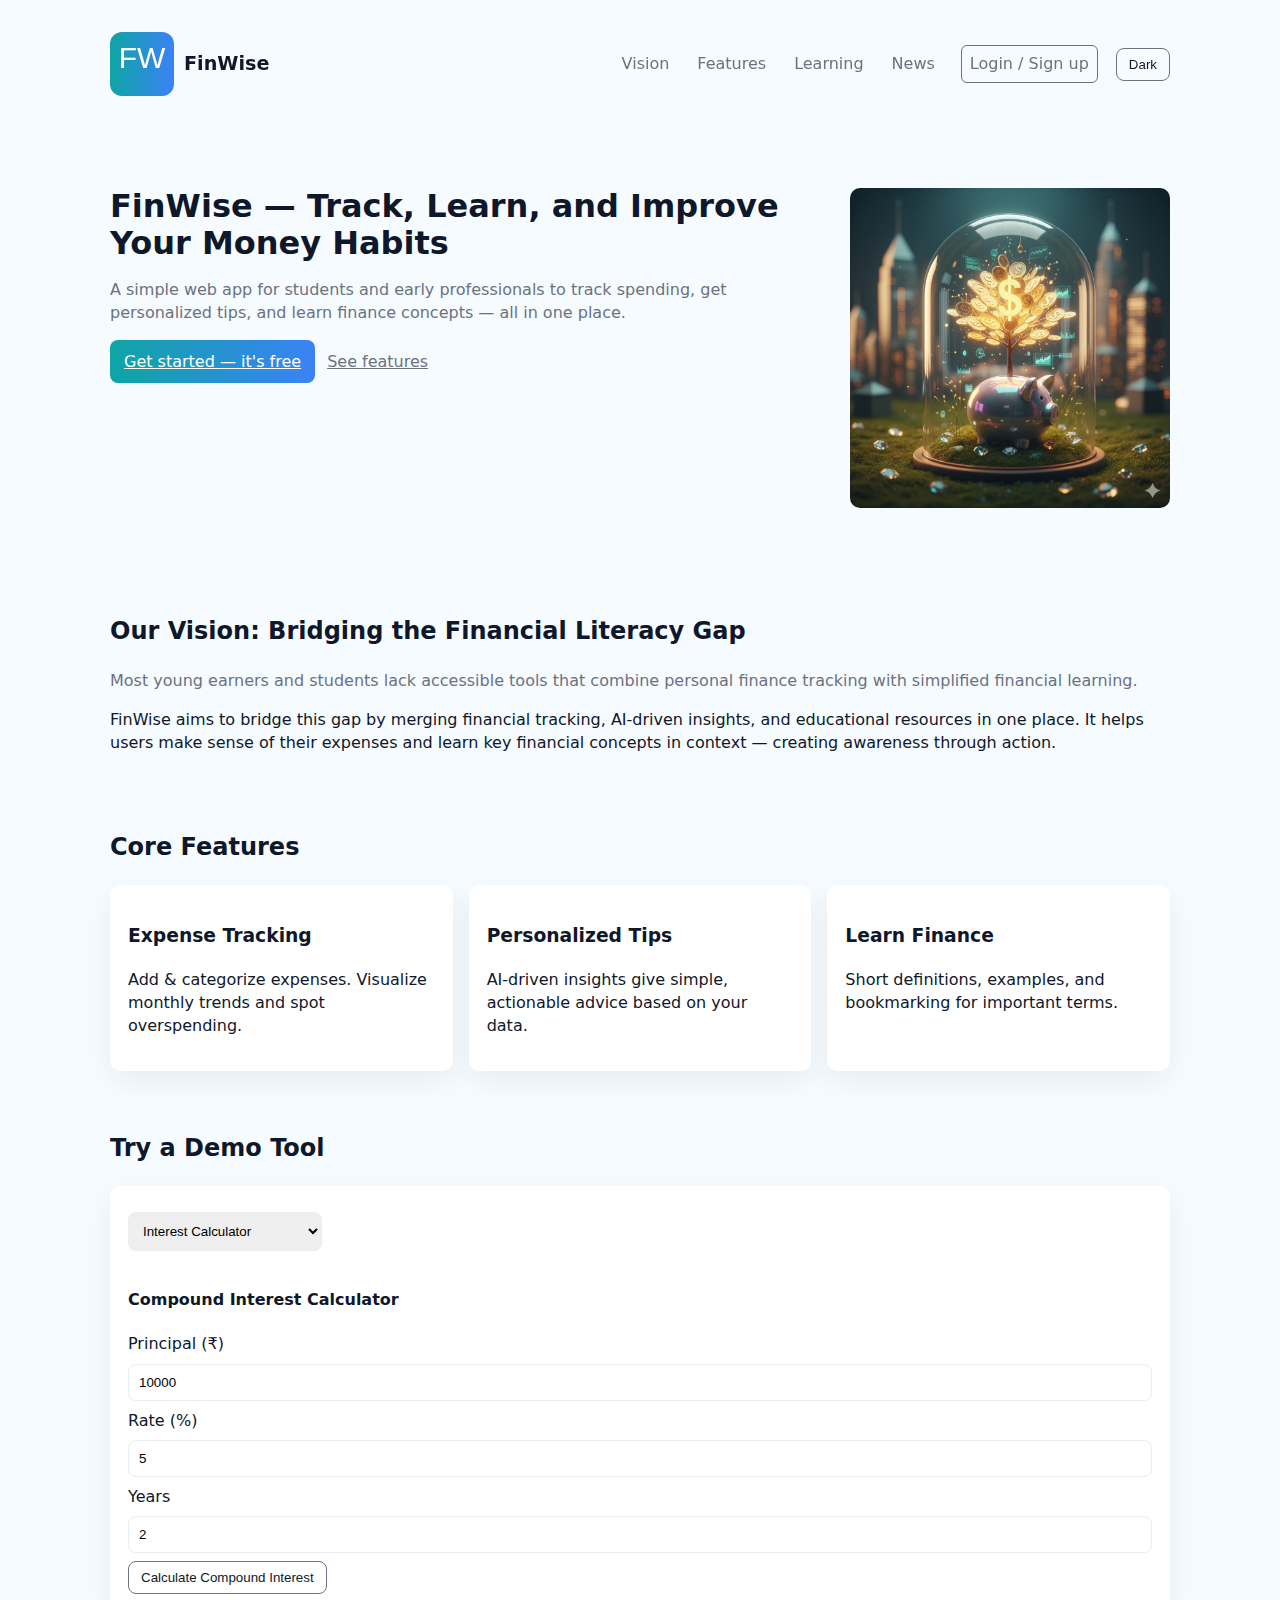
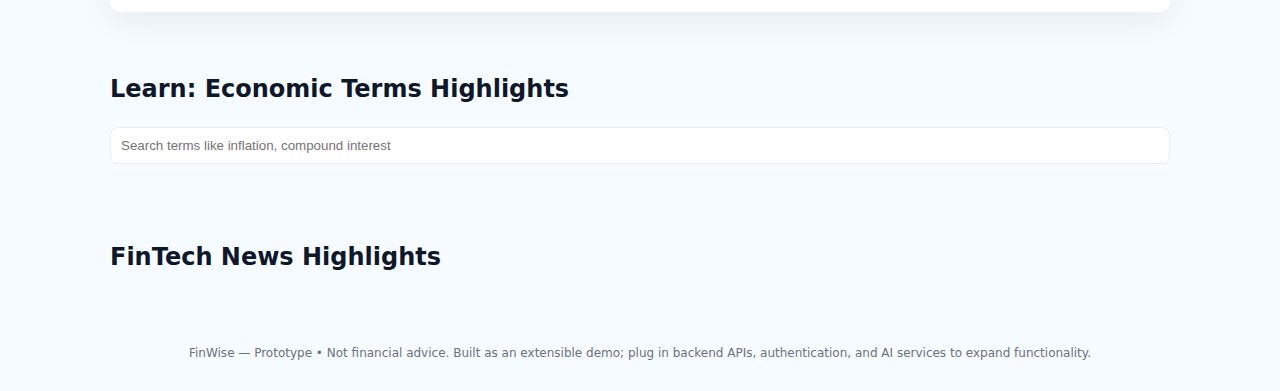
<file: index.html>
<!doctype html>
<html lang="en">
	<head>
		<meta charset="utf-8" />
		<meta name="viewport" content="width=device-width,initial-scale=1" />
		<title>FinWise — Track Your Finances & Learn</title>
		<link rel="stylesheet" href="styles/style.css" />
	</head>
	<body>
		<header class="topbar">
			<div class="container topbar-inner">
				<div class="logo">
					<img src="assets/logo.svg" alt="FinWise logo" />
					<span class="brand">FinWise</span>
				</div>
				<nav class="nav">
					<div class="nav-items">
						<a href="#vision">Vision</a>
						<a href="#features">Features</a>
						<a href="#learning">Learning</a>
						<a href="#news">News</a>
						<a href="login.html" id="loginBtn" class="btn">Login / Sign up</a>
						<button id="themeToggle" class="btn theme-toggle"></button>
					</div>
				</nav>
			</div>
		</header>

		<main>
			<section class="hero">
				<div class="container hero-inner">
					<div class="hero-text">
						<h1>FinWise — Track, Learn, and Improve Your Money Habits</h1>
						<p class="lead">A simple web app for students and early professionals to track spending, get personalized tips, and learn finance concepts — all in one place.</p>
						<div class="cta">
							<a href="login.html" id="getStarted" class="btn primary">Get started — it's free</a>
							<a class="muted" href="#features">See features</a>
						</div>
					</div>
					<div class="hero-demo" id="demo">
						<img src="assets/hero-img.png" alt="FinWise App Demo Screenshot" style="width:100%; height:auto; border-radius:var(--radius); box-shadow:var(--shadow);" />
					</div>
				</div>
			</section>
			
			<section id="vision" class="container features">
				<h2>Our Vision: Bridging the Financial Literacy Gap</h2>
				<p class="lead">Most young earners and students lack accessible tools that combine personal finance tracking with simplified financial learning.</p>
				<p>FinWise aims to bridge this gap by merging financial tracking, AI-driven insights, and educational resources in one place. It helps users make sense of their expenses and learn key financial concepts in context — creating awareness through action.</p>
			</section>

			<section id="features" class="container features">
				<h2>Core Features</h2>
				<div class="cards">
					<div class="card">
						<h3>Expense Tracking</h3>
						<p>Add & categorize expenses. Visualize monthly trends and spot overspending.</p>
					</div>
					<div class="card">
						<h3>Personalized Tips</h3>
						<p>AI-driven insights give simple, actionable advice based on your data.</p>
					</div>
					<div class="card">
						<h3>Learn Finance</h3>
						<p>Short definitions, examples, and bookmarking for important terms.</p>
					</div>
				</div>
			</section>

			<section id="tools" class="container tools">
				<h2>Try a Demo Tool</h2>
				<div class="card tool" style="width:100%">
					<select id="toolSelector" class="input" style="width:auto;margin-bottom:16px">
						<option value="interest-calc">Interest Calculator</option>
						<option value="currency-conv">Currency Converter</option>
						<option value="investment-rates">Investment Rates (Demo)</option>
					</select>
					
					<div id="interest-calc-tool" class="tool-content">
						<h4>Compound Interest Calculator</h4>
						<label>Principal (₹)<input class="input" id="principal" type="number" value="10000" /></label>
						<label>Rate (%)<input class="input" id="rate" type="number" value="5" step="0.1" /></label>
						<label>Years<input class="input" id="years" type="number" value="2" /></label>
						<button id="calcBtn" class="btn">Calculate Compound Interest</button>
						<div id="interestResult" class="muted small"></div>
					</div>

					<div id="currency-conv-tool" class="tool-content" style="display:none;">
						<h4>Currency Converter</h4>
						<div style="display:flex;gap:8px;flex-wrap:wrap;align-items:center">
							<input class="input" id="convAmount" type="number" value="1000" />
							<select id="convFrom" class="input"><option>INR</option><option>USD</option><option>EUR</option></select>
							<select id="convTo" class="input"><option>USD</option><option>INR</option><option>EUR</option></select>
							<button id="convBtn" class="btn">Convert</button>
						</div>
						<div id="convResult" class="muted small" style="margin-top:8px">Rates are demo-only.</div>
					</div>

					<div id="investment-rates-tool" class="tool-content" style="display:none;">
						<h4>Investment Rates Demo (Gold, Crypto, etc.)</h4>
						<p>This section is a placeholder demonstrating where live investment data would appear.</p>
						<ul class="list">
							<li>Gold (per gram): <strong>₹ 6,000</strong> (Demo Rate)</li>
							<li>Bitcoin (BTC): <strong>₹ 5,000,000</strong> (Demo Rate)</li>
							<li>Avg. Mutual Fund Growth (1 Year): <strong>+12%</strong> (Demo Rate)</li>
						</ul>
					</div>

				</div>
			</section>

			<section id="learning" class="container learning">
				<h2>Learn: Economic Terms Highlights</h2>
			<input class="input" id="termSearch" placeholder="Search terms like inflation, compound interest" />
				<ul id="termsList" class="terms"></ul>
			</section>

			<section id="news" class="container news">
				<h2>FinTech News Highlights</h2>
				<div id="newsList" class="cards"></div>
			</section>
		</main>

			<footer class="container footer">
				<small>FinWise — Prototype • Not financial advice. Built as an extensible demo; plug in backend APIs, authentication, and AI services to expand functionality.</small>
			</footer>

		<script src="scripts/app.js"></script>
		<script src="scripts/nav.js"></script>
	</body>
</html>
</file>
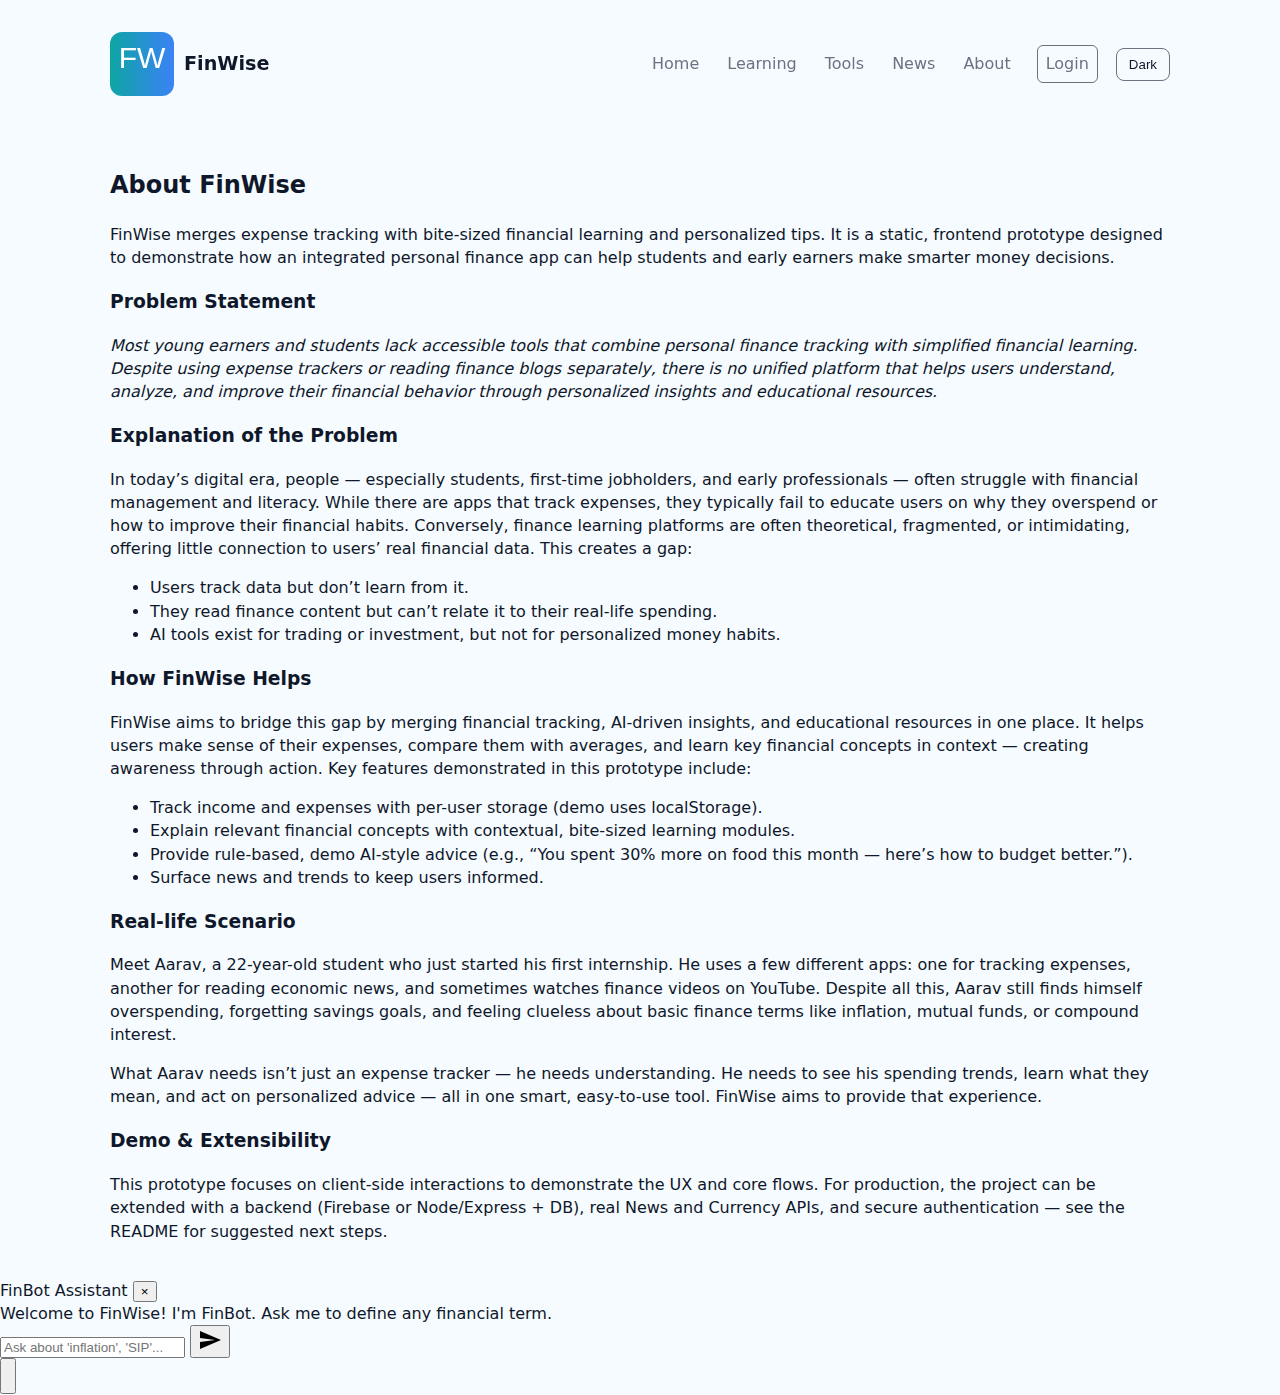
<file: about.html>
<!doctype html>
<html lang="en">
  <head>
    <meta charset="utf-8" />
    <meta name="viewport" content="width=device-width,initial-scale=1" />
    <title>FinWise — About</title>
    <link rel="stylesheet" href="styles/style.css" />
  </head>
  <body>
    <div id="toast-notification" class="toast"></div>
    <div id="nav-placeholder"></div>
    <main class="container">
      <h2>About FinWise</h2>
      <p>FinWise merges expense tracking with bite-sized financial learning and personalized tips. It is a static, frontend prototype designed to demonstrate how an integrated personal finance app can help students and early earners make smarter money decisions.</p>

      <h3>Problem Statement</h3>
      <p><em>Most young earners and students lack accessible tools that combine personal finance tracking with simplified financial learning. Despite using expense trackers or reading finance blogs separately, there is no unified platform that helps users understand, analyze, and improve their financial behavior through personalized insights and educational resources.</em></p>

      <h3>Explanation of the Problem</h3>
      <p>In today’s digital era, people — especially students, first-time jobholders, and early professionals — often struggle with financial management and literacy. While there are apps that track expenses, they typically fail to educate users on why they overspend or how to improve their financial habits. Conversely, finance learning platforms are often theoretical, fragmented, or intimidating, offering little connection to users’ real financial data. This creates a gap:</p>
      <ul>
        <li>Users track data but don’t learn from it.</li>
        <li>They read finance content but can’t relate it to their real-life spending.</li>
        <li>AI tools exist for trading or investment, but not for personalized money habits.</li>
      </ul>

      <h3>How FinWise Helps</h3>
      <p>FinWise aims to bridge this gap by merging financial tracking, AI-driven insights, and educational resources in one place. It helps users make sense of their expenses, compare them with averages, and learn key financial concepts in context — creating awareness through action. Key features demonstrated in this prototype include:</p>
      <ul>
        <li>Track income and expenses with per-user storage (demo uses localStorage).</li>
        <li>Explain relevant financial concepts with contextual, bite-sized learning modules.</li>
        <li>Provide rule-based, demo AI-style advice (e.g., “You spent 30% more on food this month — here’s how to budget better.”).</li>
        <li>Surface news and trends to keep users informed.</li>
      </ul>

      <h3>Real-life Scenario</h3>
      <p>Meet Aarav, a 22-year-old student who just started his first internship. He uses a few different apps: one for tracking expenses, another for reading economic news, and sometimes watches finance videos on YouTube. Despite all this, Aarav still finds himself overspending, forgetting savings goals, and feeling clueless about basic finance terms like inflation, mutual funds, or compound interest.</p>
      <p>What Aarav needs isn’t just an expense tracker — he needs understanding. He needs to see his spending trends, learn what they mean, and act on personalized advice — all in one smart, easy-to-use tool. FinWise aims to provide that experience.</p>

      <h3>Demo & Extensibility</h3>
      <p>This prototype focuses on client-side interactions to demonstrate the UX and core flows. For production, the project can be extended with a backend (Firebase or Node/Express + DB), real News and Currency APIs, and secure authentication — see the README for suggested next steps.</p>
    </main>
  <script src="scripts/nav.js"></script>
  <script src="scripts/chatbot.js" defer></script>
  </body>
</html>
</file>
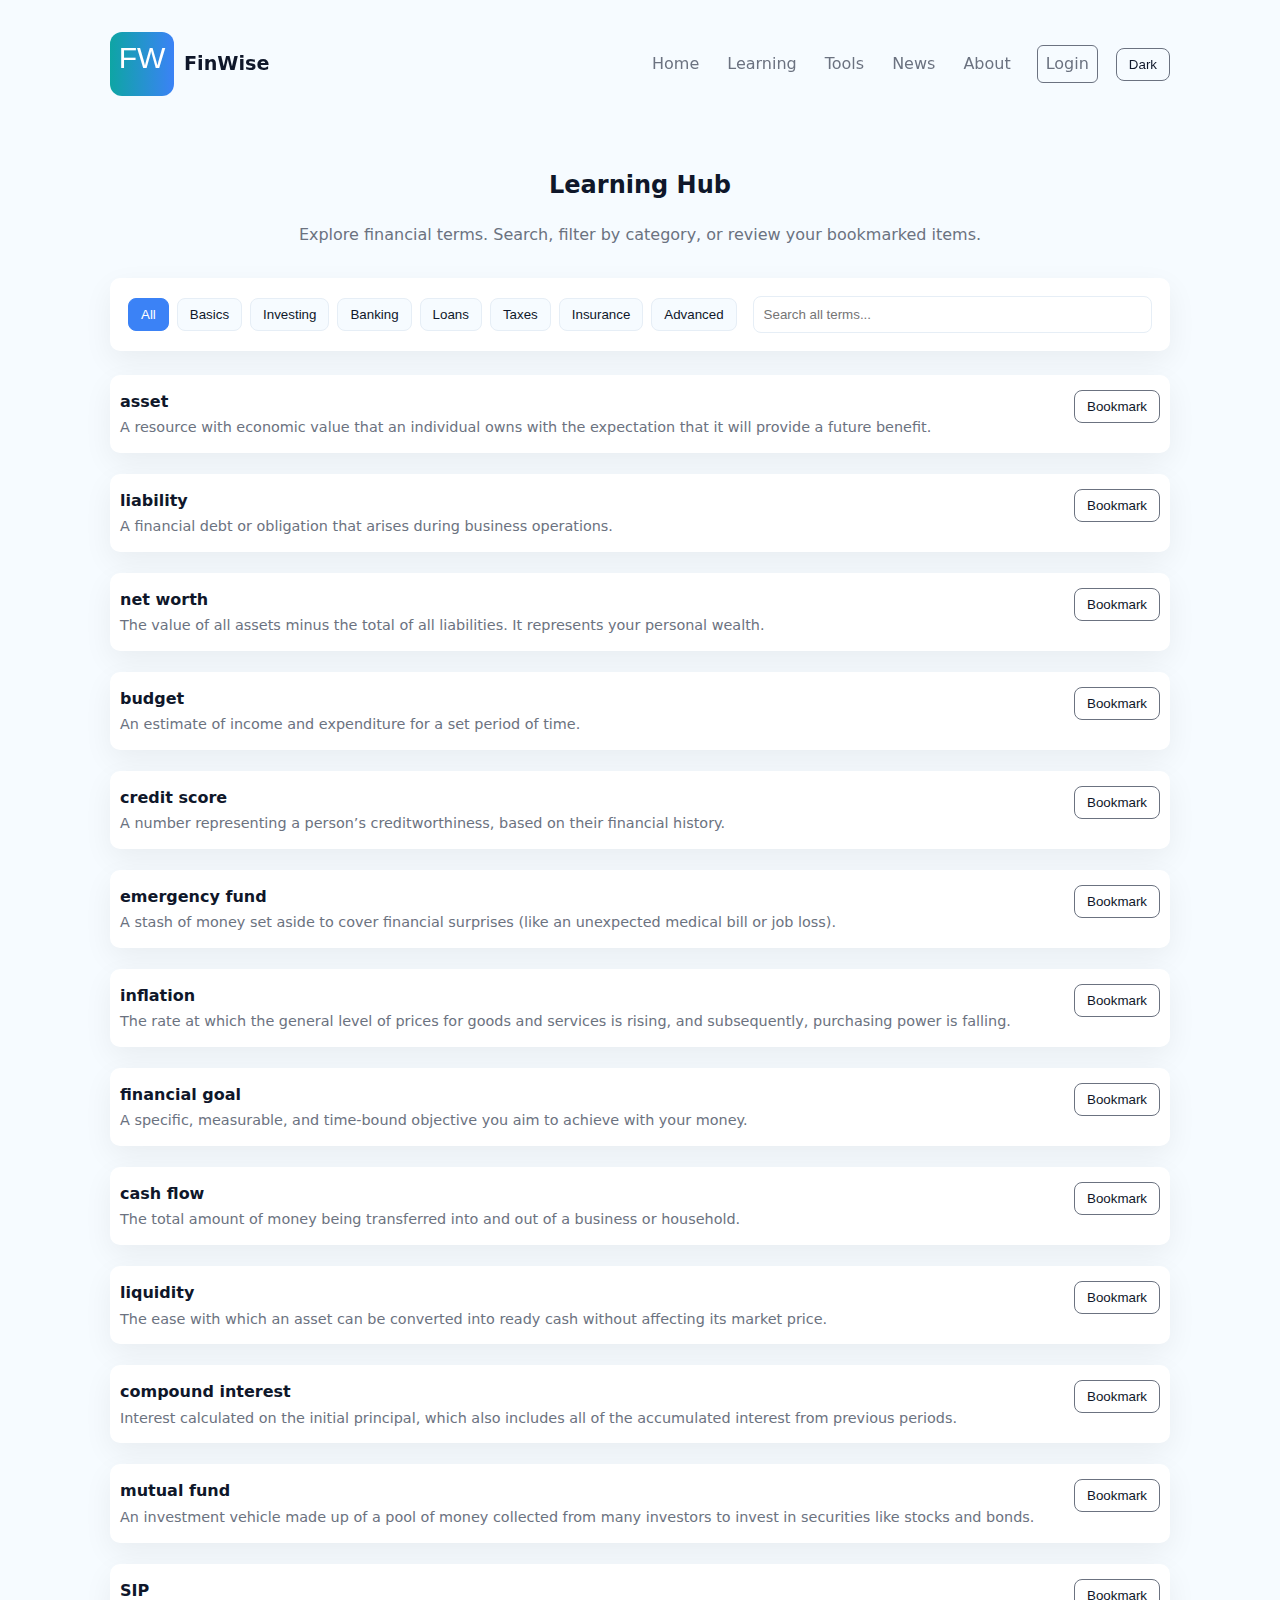
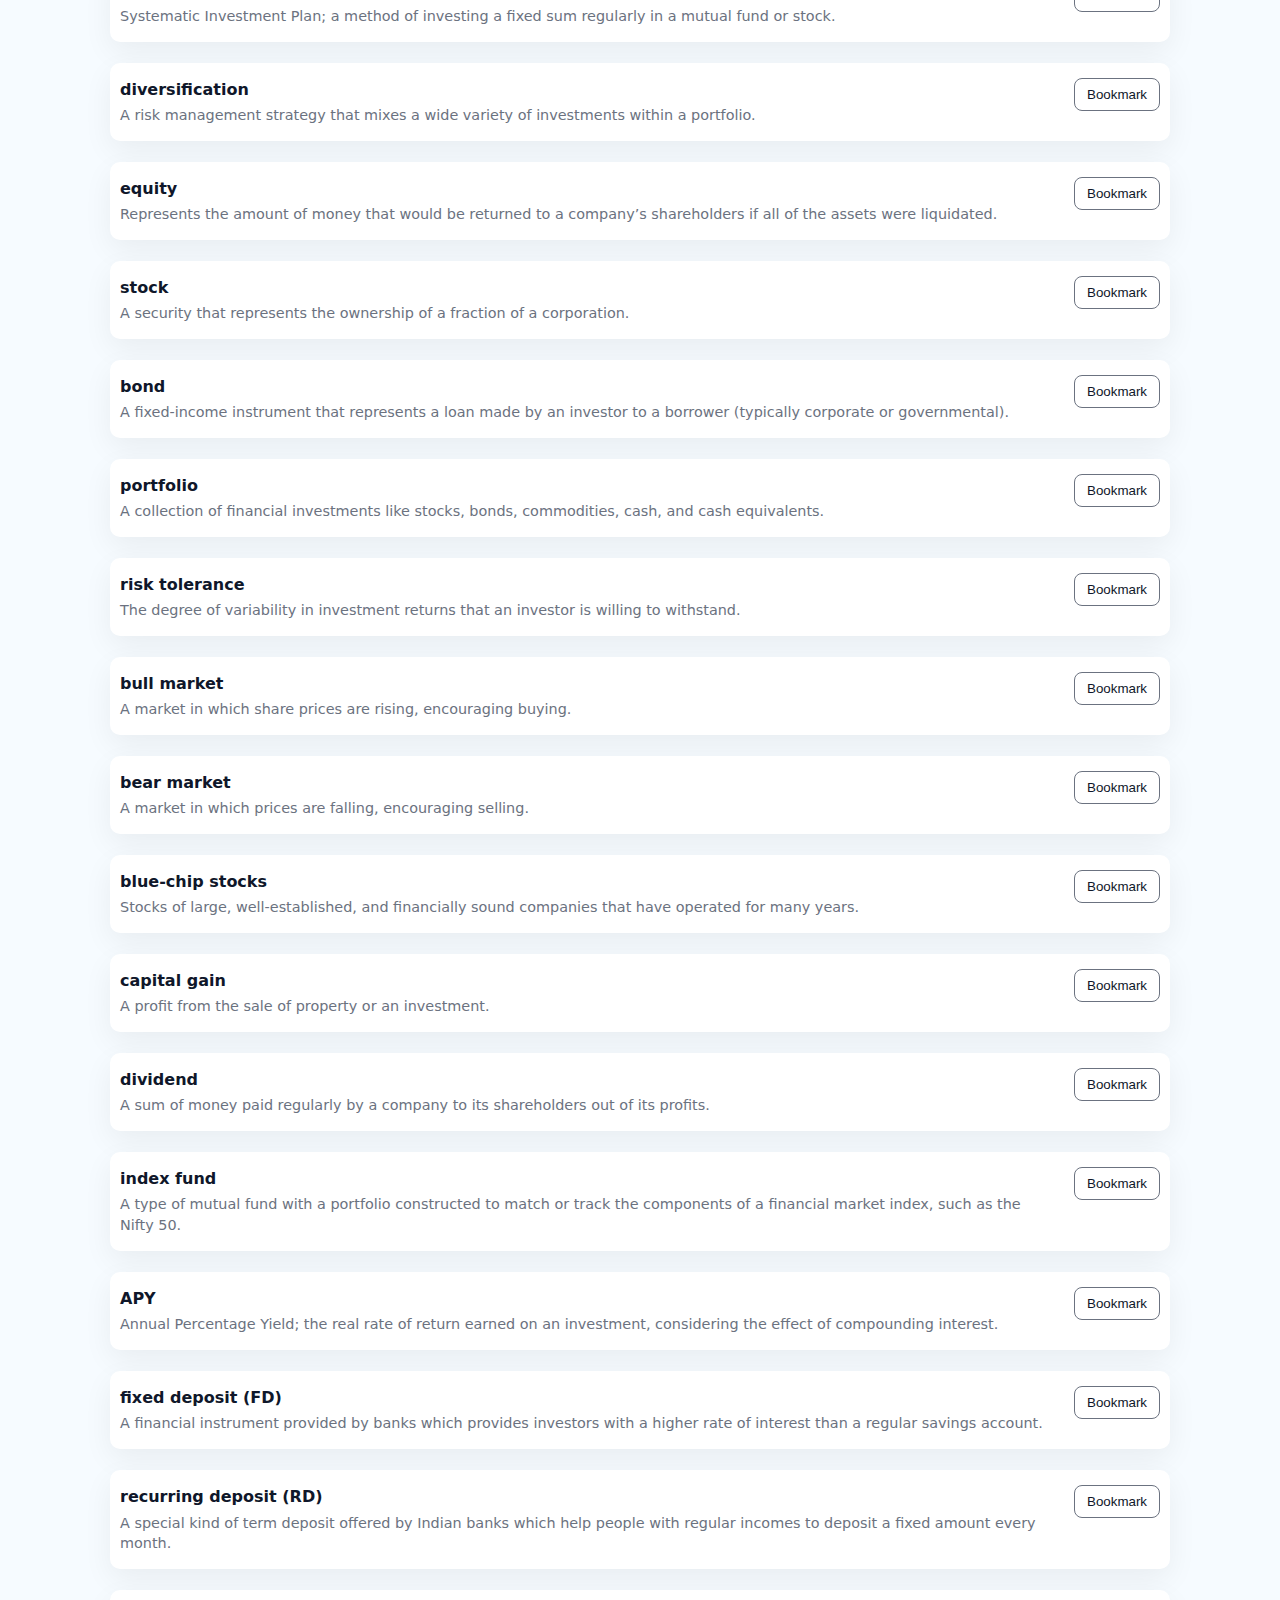
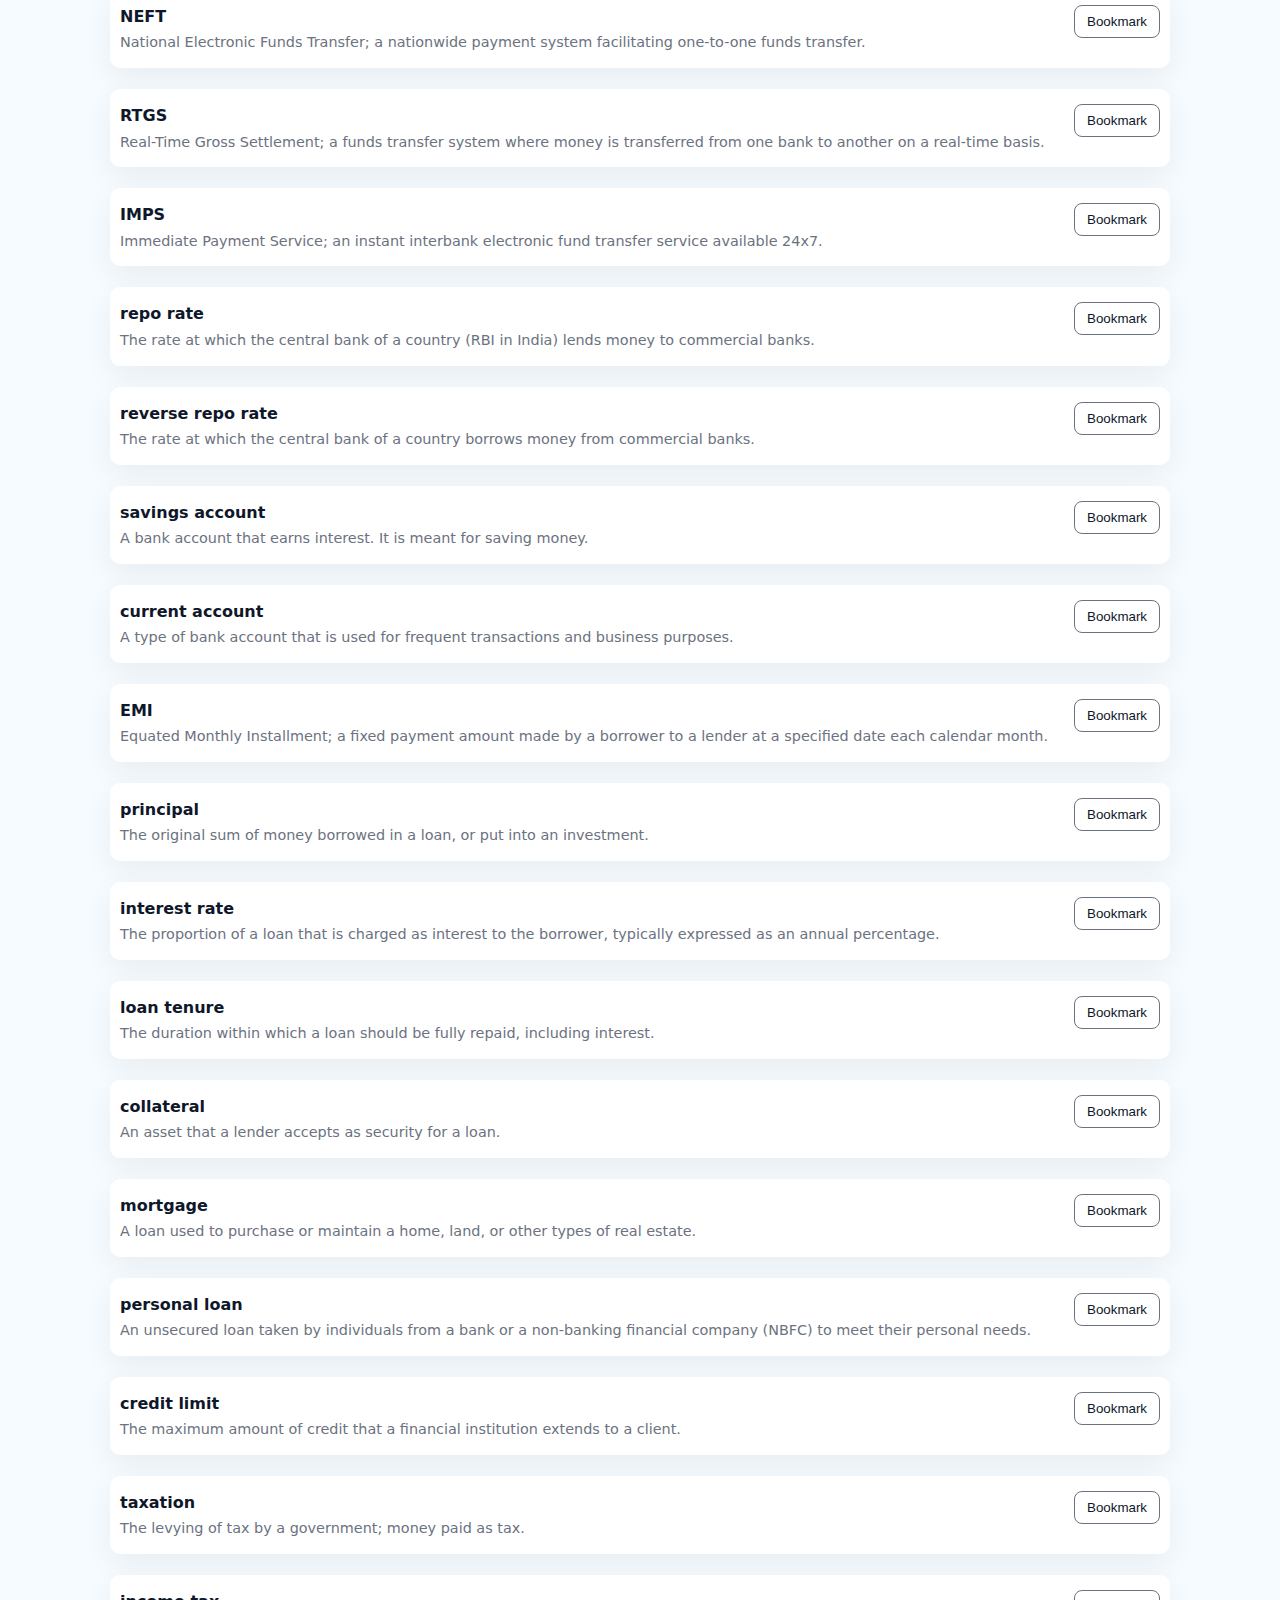
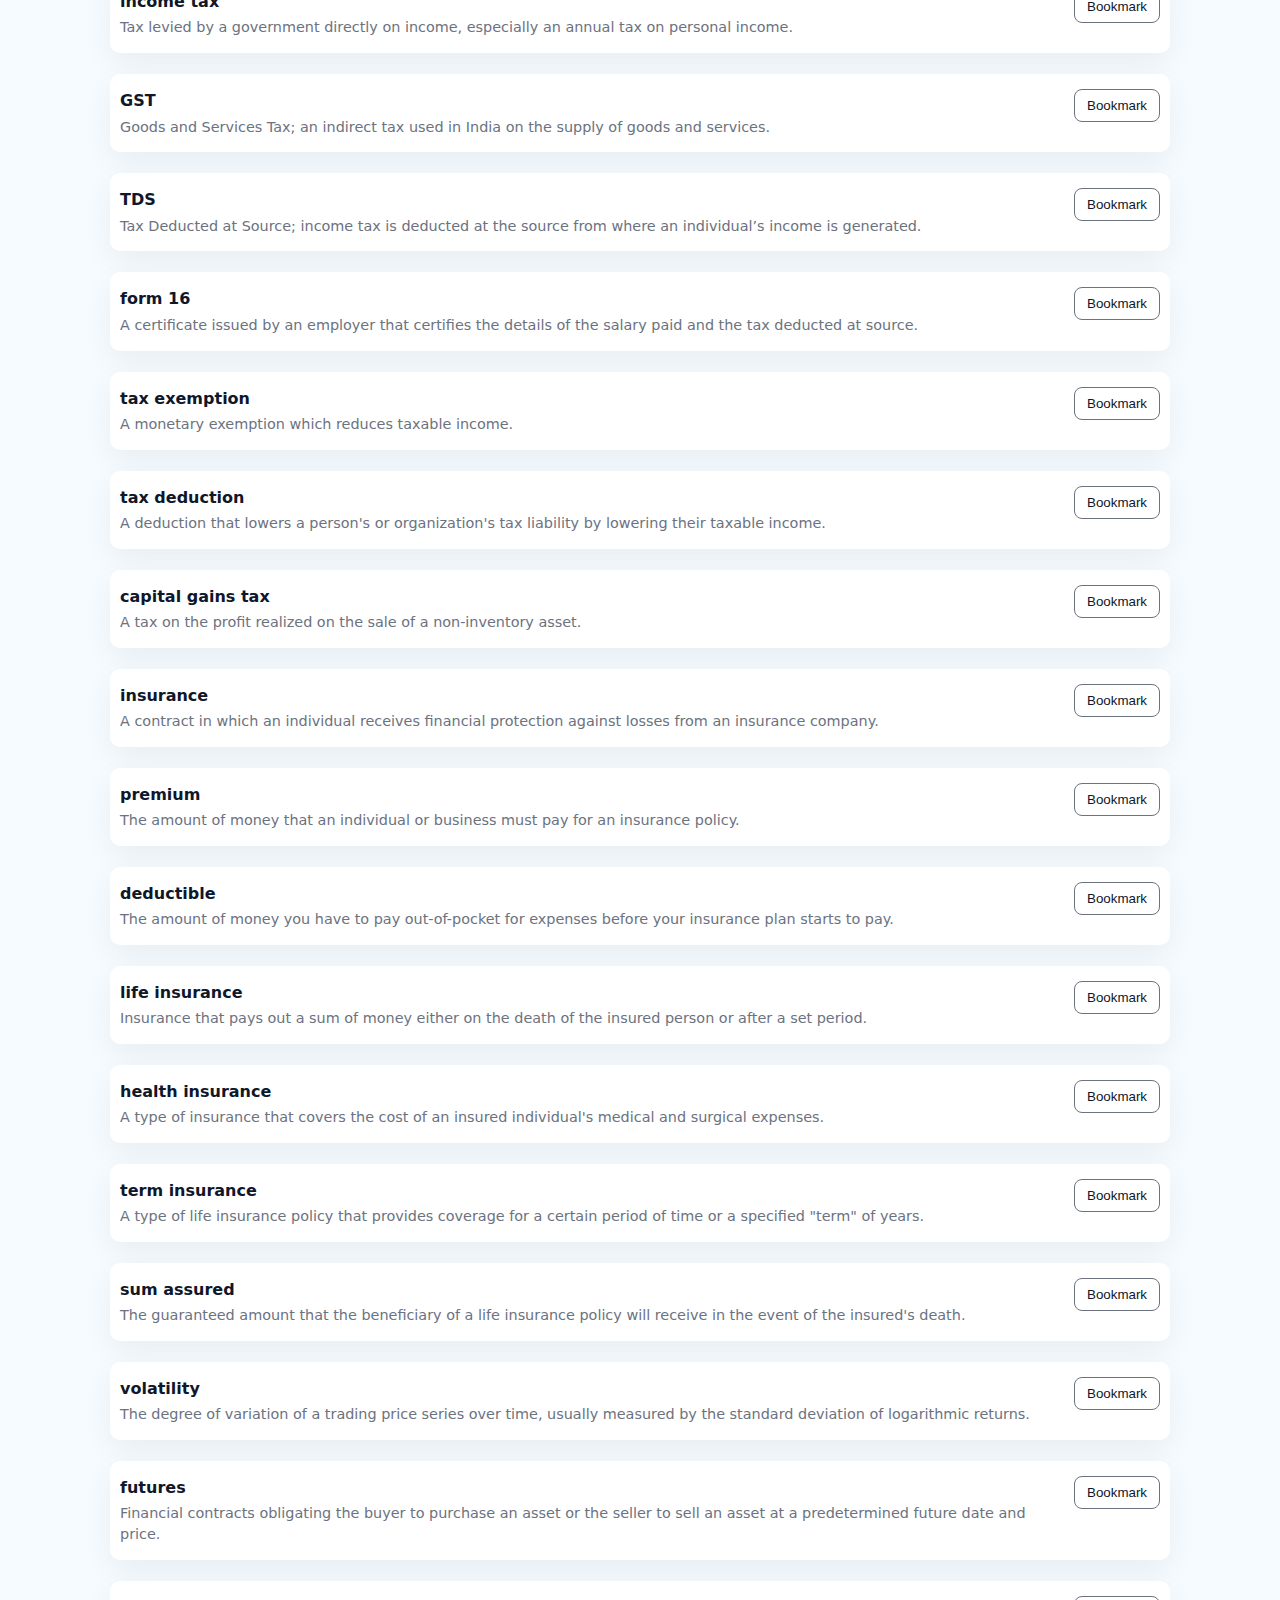
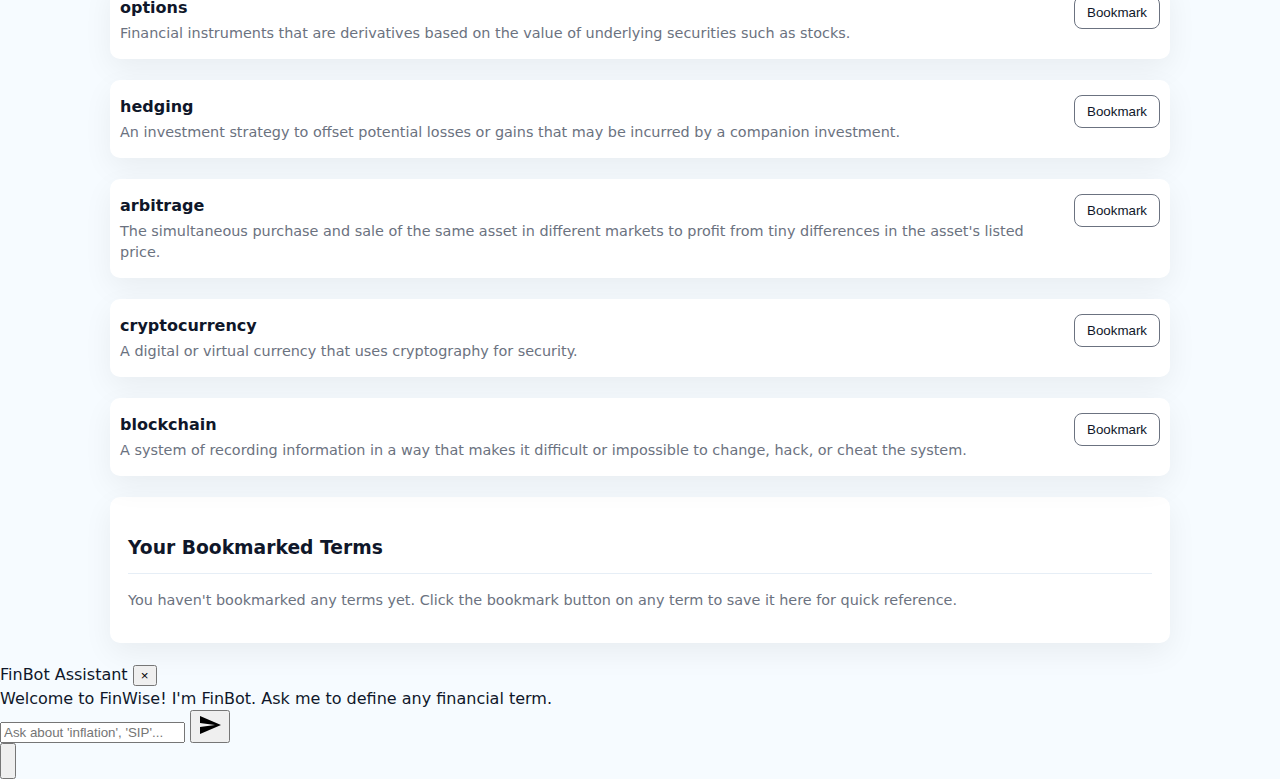
<file: learning.html>
<!doctype html>
<html lang="en">
  <head>
    <meta charset="utf-8" />
    <meta name="viewport" content="width=device-width,initial-scale=1" />
    <title>FinWise — Learning Hub</title>
    <link rel="stylesheet" href="styles/style.css" />
  </head>
  <body>
    <div id="toast-notification" class="toast"></div>
    <div id="nav-placeholder"></div>
    <main class="container">
      <div class="page-header">
        <h2>Learning Hub</h2>
        <p class="lead">Explore financial terms. Search, filter by category, or review your bookmarked items.</p>
      </div>

      <!-- New Filter & Search Section -->
      <section class="card learning-controls">
        <div id="category-filters">
          <!-- Filter buttons will be generated by JS here -->
        </div>
        <div class="search-wrapper">
          <input class="input" id="termSearchPage" placeholder="Search all terms..." />
        </div>
      </section>

      <!-- Main Terms List -->
      <ul id="termsListPage" class="terms list-view"></ul>

      <!-- Redesigned Bookmarks Section -->
      <section class="card bookmarks-section" style="margin-top:16px">
        <h3>Your Bookmarked Terms</h3>
        <div id="myBookmarks">
            <p class="muted small">You haven't bookmarked any terms yet. Click the bookmark button on any term to save it here for quick reference.</p>
        </div>
      </section>
    </main>

    <!-- Scripts -->
    <script src="scripts/api.js"></script>
    <script src="scripts/app.js"></script>
    <script src="scripts/nav.js"></script>
    <script src="scripts/learning.js"></script>
    <script src="scripts/chatbot.js" defer></script>
  </body>
</html>
</file>
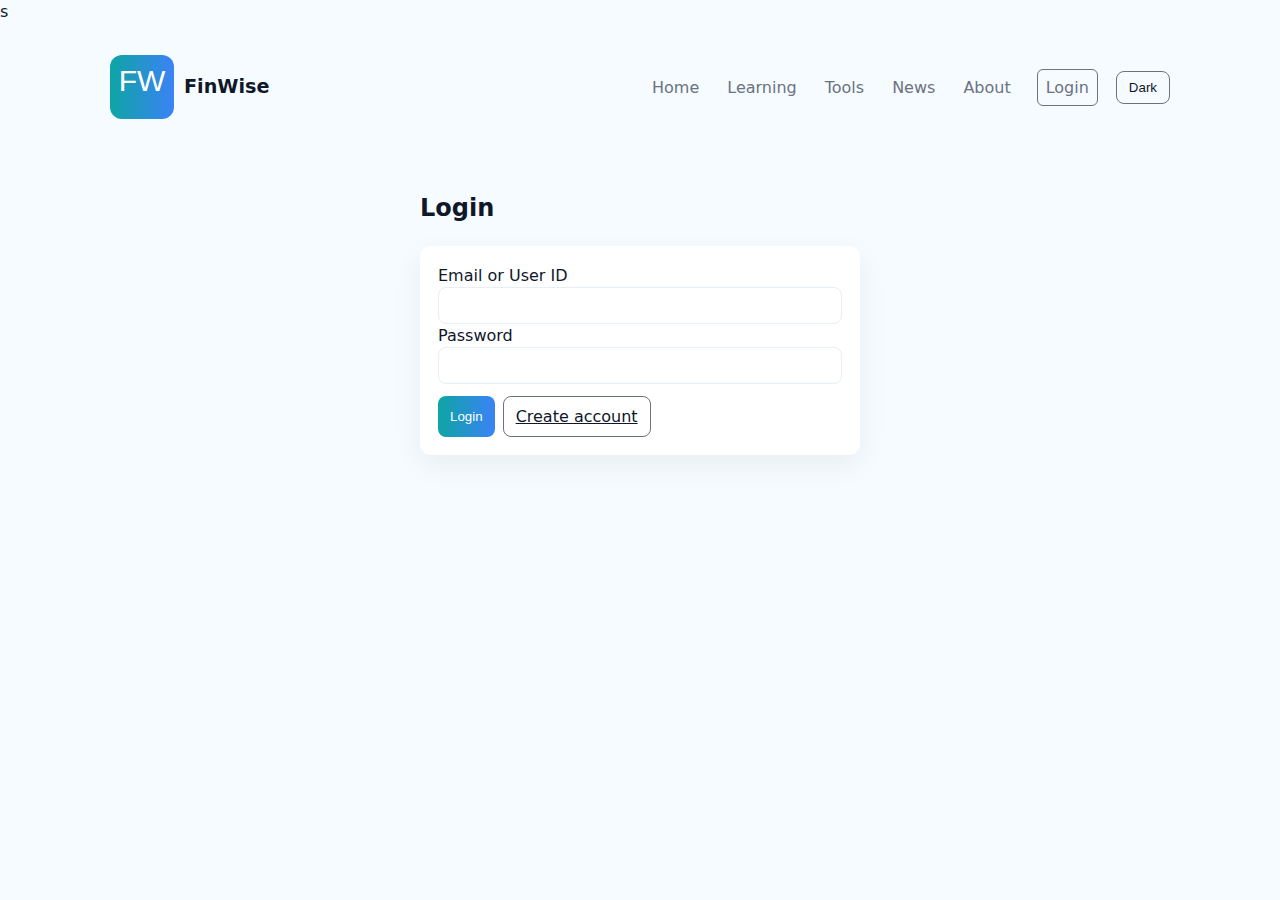
<file: login.html>
s<!doctype html>
<html lang="en">
  <head>
    <meta charset="utf-8" />
    <meta name="viewport" content="width=device-width,initial-scale=1" />
    <title>FinWise — Login</title>
    <link rel="stylesheet" href="styles/style.css" />
  </head>
  <body>
    <div id="toast-notification" class="toast"></div>
    <div id="nav-placeholder"></div>
    <main class="container" style="max-width:480px">
      <h2>Login</h2>
      <form id="loginForm" class="card">
  <label>Email or User ID<input class="input" id="loginEmailOrId" type="text" required /></label>
  <label>Password<input class="input" id="loginPass" type="password" required /></label>
        <div style="display:flex;gap:8px;margin-top:12px">
          <button class="btn primary" type="submit">Login</button>
          <a href="signup.html" class="btn">Create account</a>
        </div>
      </form>
    </main>
    <script src="scripts/nav.js"></script>
    <script src="scripts/api.js"></script>
    <script src="scripts/auth.js"></script>
  </body>
</html>
</file>
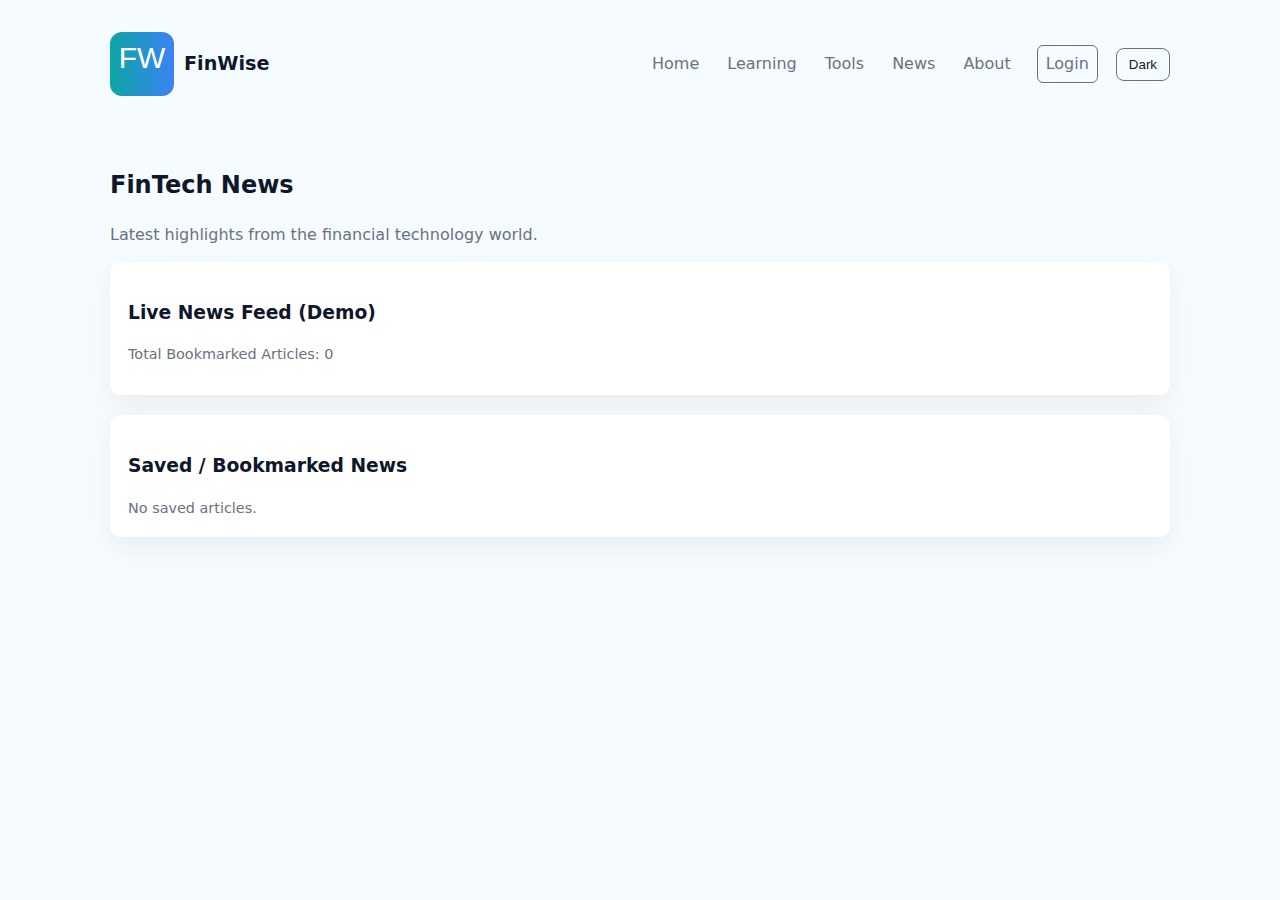
<file: news.html>
<!doctype html>
<html lang="en">
  <head>
    <meta charset="utf-8" />
    <meta name="viewport" content="width=device-width,initial-scale=1" />
    <title>FinWise — News</title>
    <link rel="stylesheet" href="styles/style.css" />
  </head>
  <body>
    <div id="nav-placeholder"></div>
    <main class="container">
      <h2>FinTech News</h2>
      <p class="lead">Latest highlights from the financial technology world.</p>

      <section class="card" style="margin-top:16px">
        <h3>Live News Feed (Demo)</h3>
        <div class="muted small" style="margin-bottom: 12px;">Total Bookmarked Articles: <span id="newsBookmarksCount">0</span></div>
        <div id="newsListPage" class="cards">
            </div>
      </section>
      
      <section class="card" style="margin-top:20px">
        <h3>Saved / Bookmarked News</h3>
        <div id="savedNews" class="muted small">No saved articles.</div>
      </section>
      
    </main>
    <script src="scripts/nav.js"></script>
    <script src="scripts/app.js"></script>
    <script src="scripts/news-page.js"></script>
  </body>
</html>
</file>
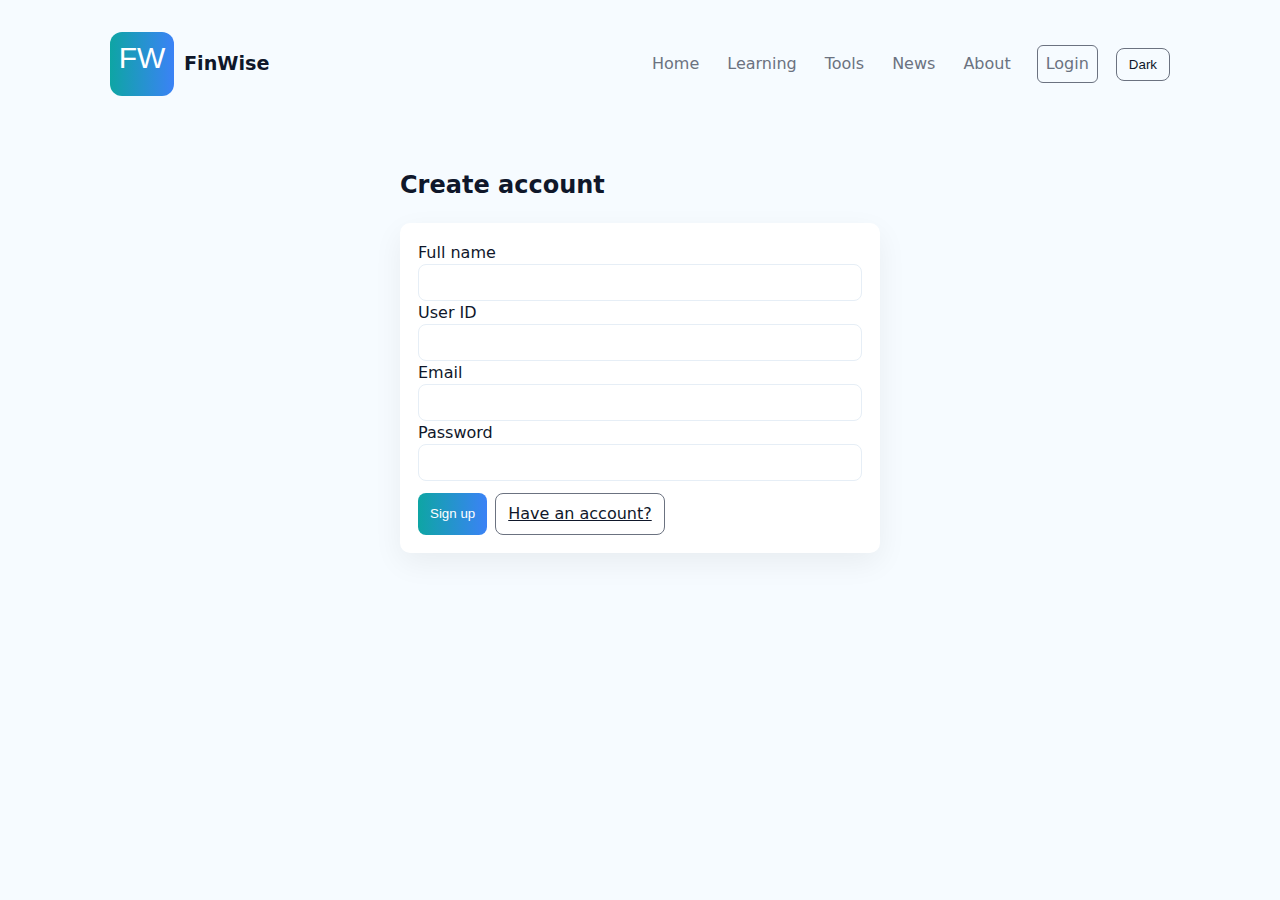
<file: signup.html>
<!doctype html>
<html lang="en">
  <head>
    <meta charset="utf-8" />
    <meta name="viewport" content="width=device-width,initial-scale=1" />
    <title>FinWise — Sign Up</title>
    <link rel="stylesheet" href="styles/style.css" />
  </head>
  <body>
    <div id="toast-notification" class="toast"></div>
    <div id="nav-placeholder"></div>
    <main class="container" style="max-width:520px">
      <h2>Create account</h2>
      <form id="signupForm" class="card">
  <label>Full name<input class="input" id="name" type="text" required /></label>
  <label>User ID<input class="input" id="userId" type="text" required /></label>
  <label>Email<input class="input" id="email" type="email" required /></label>
  <label>Password<input class="input" id="pass" type="password" required /></label>
        <div style="display:flex;gap:8px;margin-top:12px">
          <button class="btn primary" type="submit">Sign up</button>
          <a href="login.html" class="btn">Have an account?</a>
        </div>
      </form>
    </main>
    <script src="scripts/nav.js"></script>
    <script src="scripts/api.js"></script>
    <script src="scripts/auth.js"></script>
  </body>
</html>
</file>
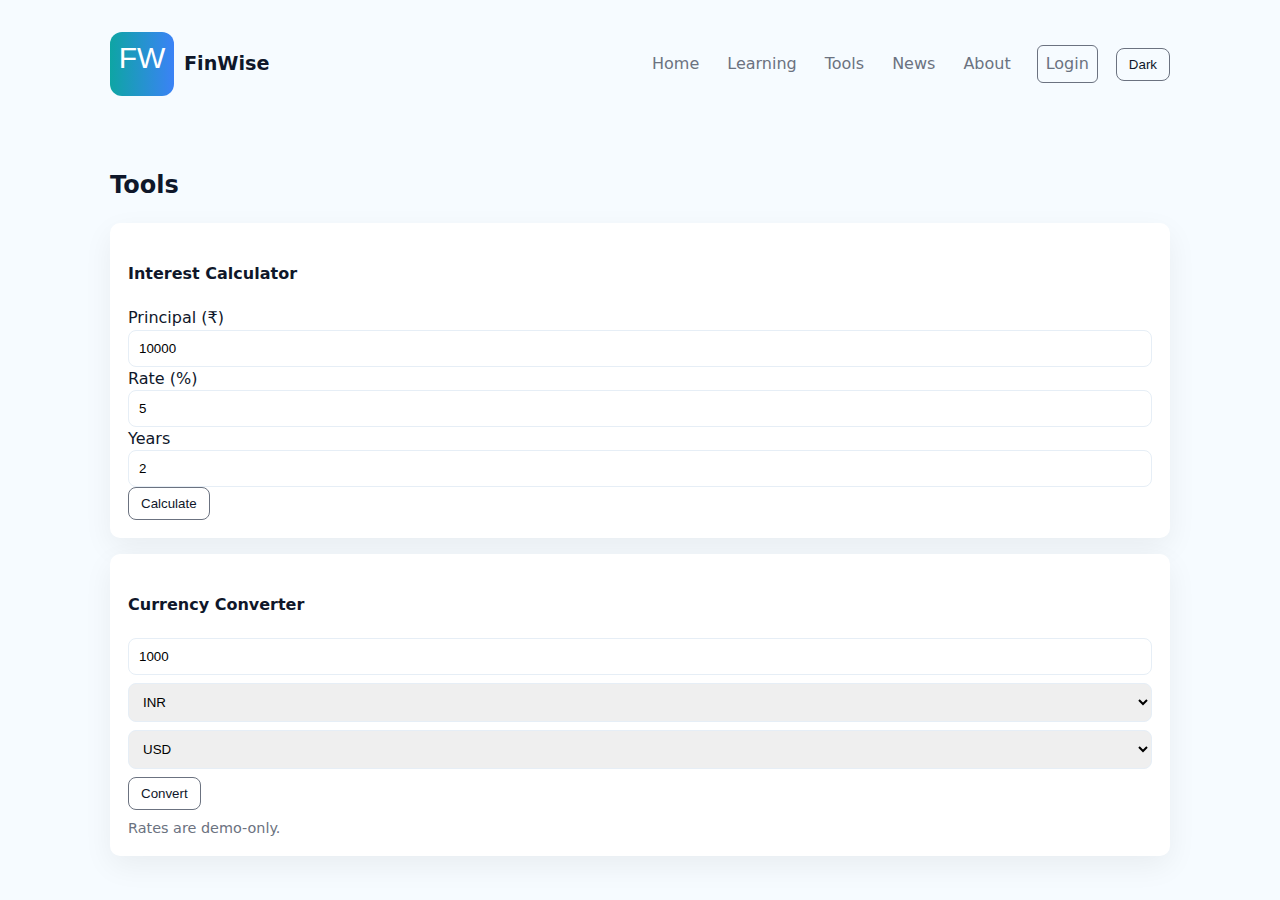
<file: tools.html>
<!doctype html>
<html lang="en">
  <head>
    <meta charset="utf-8" />
    <meta name="viewport" content="width=device-width,initial-scale=1" />
    <title>FinWise — Tools</title>
    <link rel="stylesheet" href="styles/style.css" />
  </head>
  <body>
    <div id="nav-placeholder"></div>
    <main class="container">
      <h2>Tools</h2>
      <section class="card">
        <h4>Interest Calculator</h4>
  <label>Principal (₹)<input class="input" id="principalPage" type="number" value="10000" /></label>
  <label>Rate (%)<input class="input" id="ratePage" type="number" value="5" step="0.1" /></label>
  <label>Years<input class="input" id="yearsPage" type="number" value="2" /></label>
        <button id="calcBtnPage" class="btn">Calculate</button>
        <div id="interestResultPage" class="muted small"></div>
      </section>
      <section class="card" style="margin-top:16px">
        <h4>Currency Converter</h4>
        <div style="display:flex;gap:8px;flex-wrap:wrap;align-items:center">
          <input class="input" id="convAmount" type="number" value="1000" />
          <select id="convFrom" class="input"><option>INR</option><option>USD</option><option>EUR</option></select>
          <select id="convTo" class="input"><option>USD</option><option>INR</option><option>EUR</option></select>
          <button id="convBtn" class="btn">Convert</button>
        </div>
        <div id="convResult" class="muted small" style="margin-top:8px">Rates are demo-only.</div>
      </section>
    </main>
    <script src="scripts/nav.js"></script>
    <script src="scripts/tools-page.js"></script>
  </body>
</html>
</file>
<file: styles/style.css>
/* style.css - central import for modular styles */
@import url('base.css');
@import url('layout.css');
@import url('components.css');
@import url('theme.css');
@import url('pages.css');
</file>
